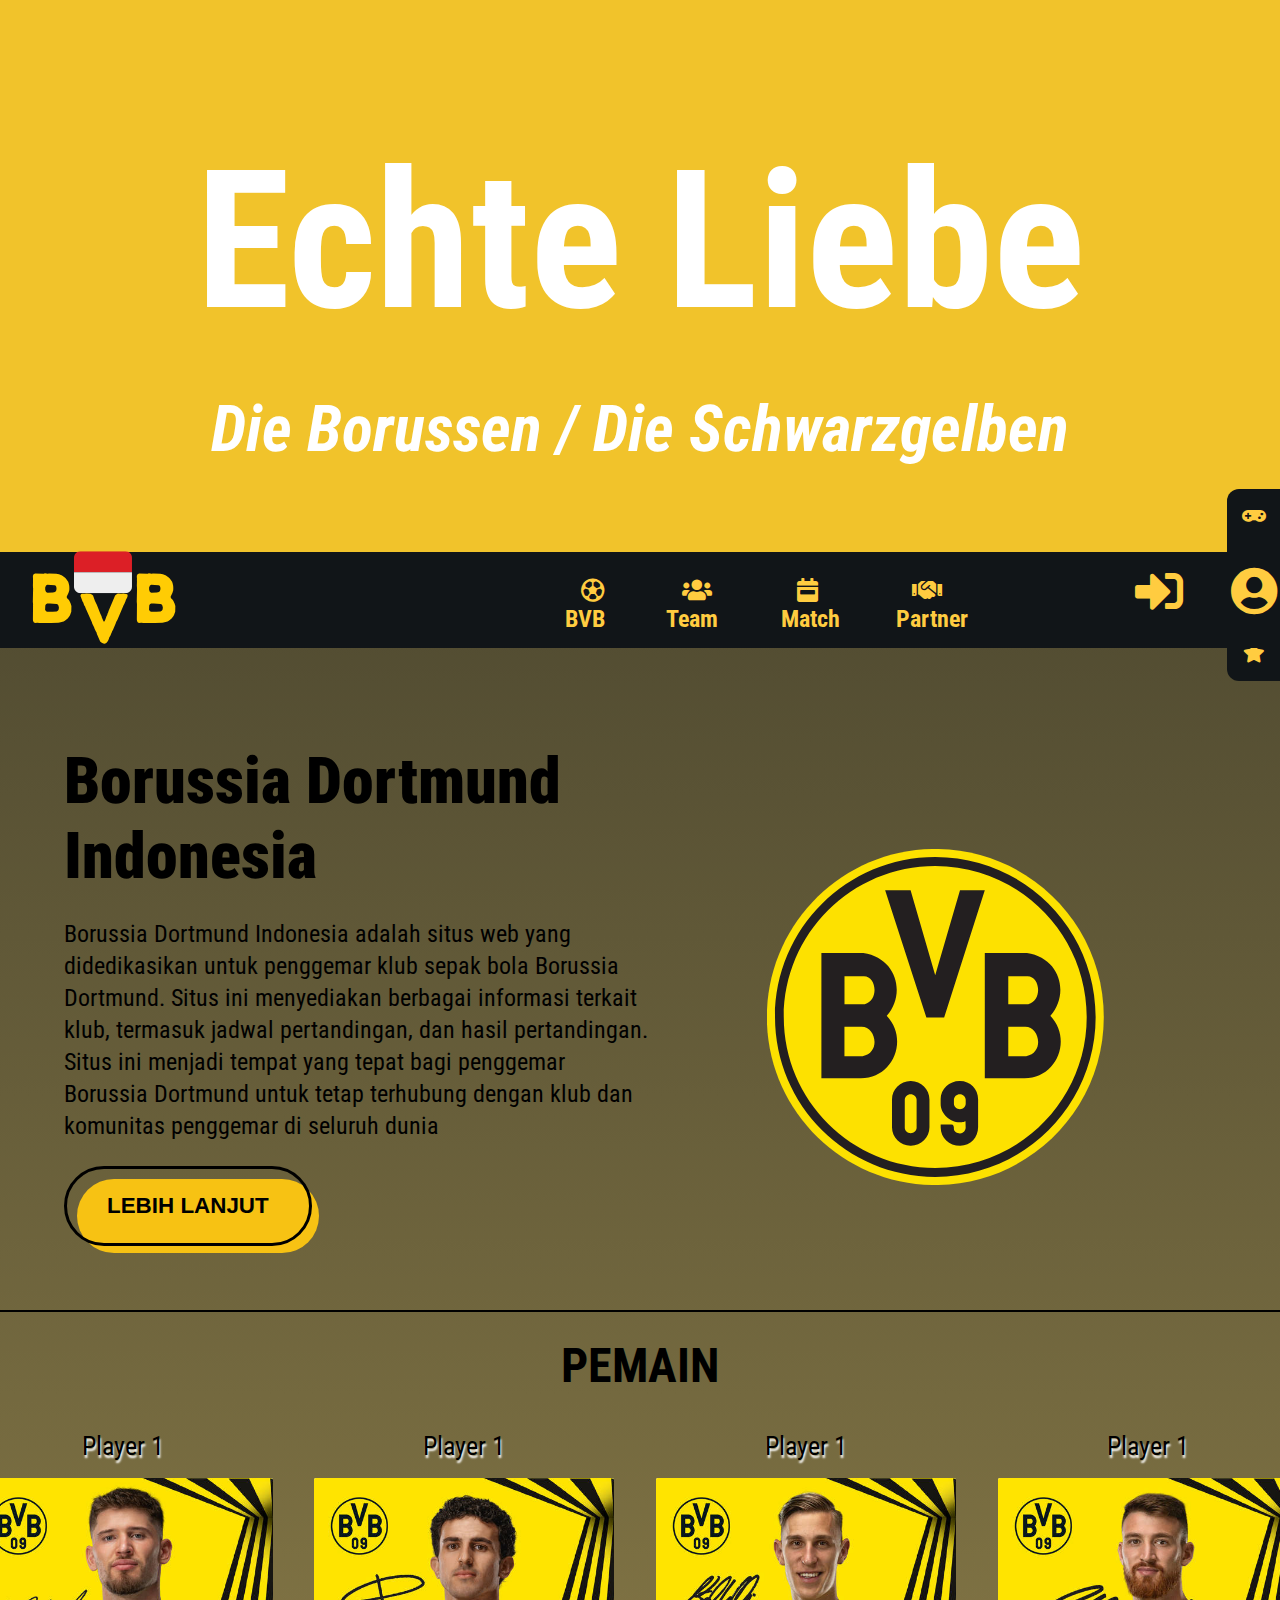
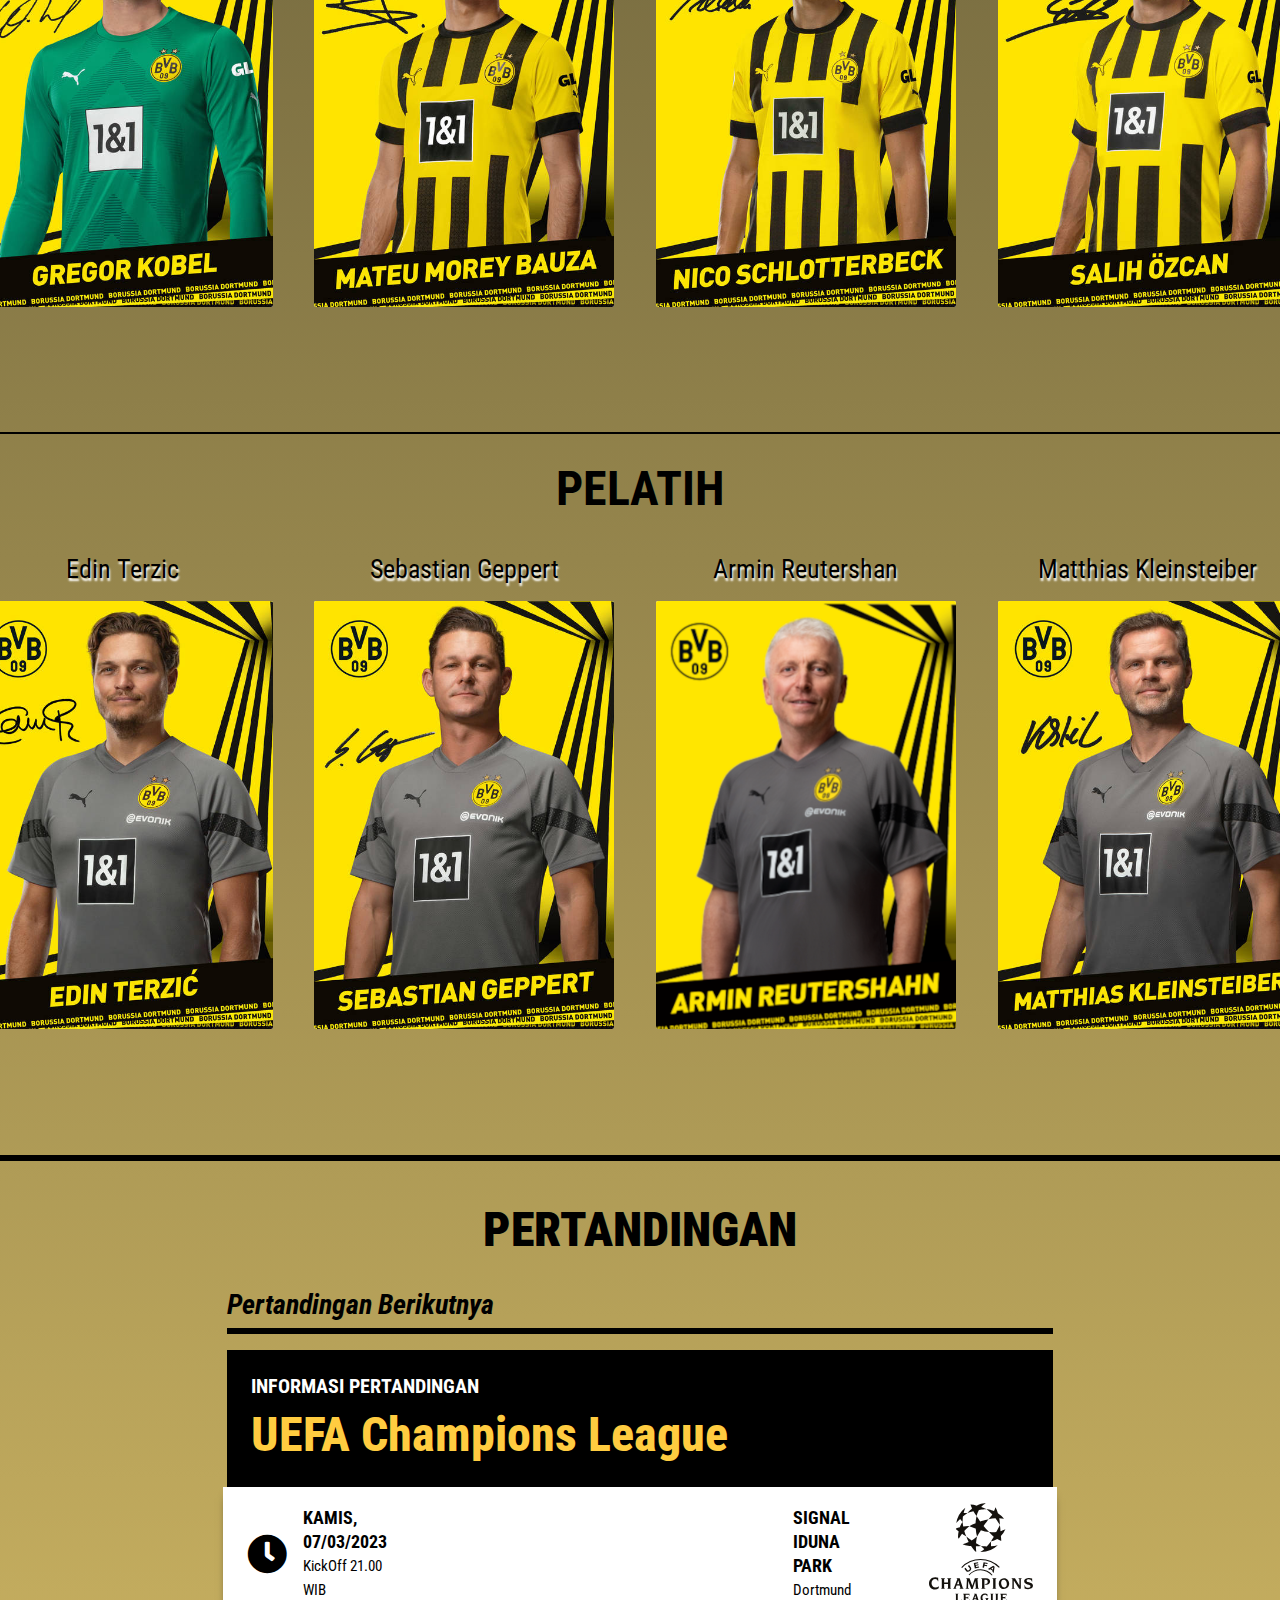
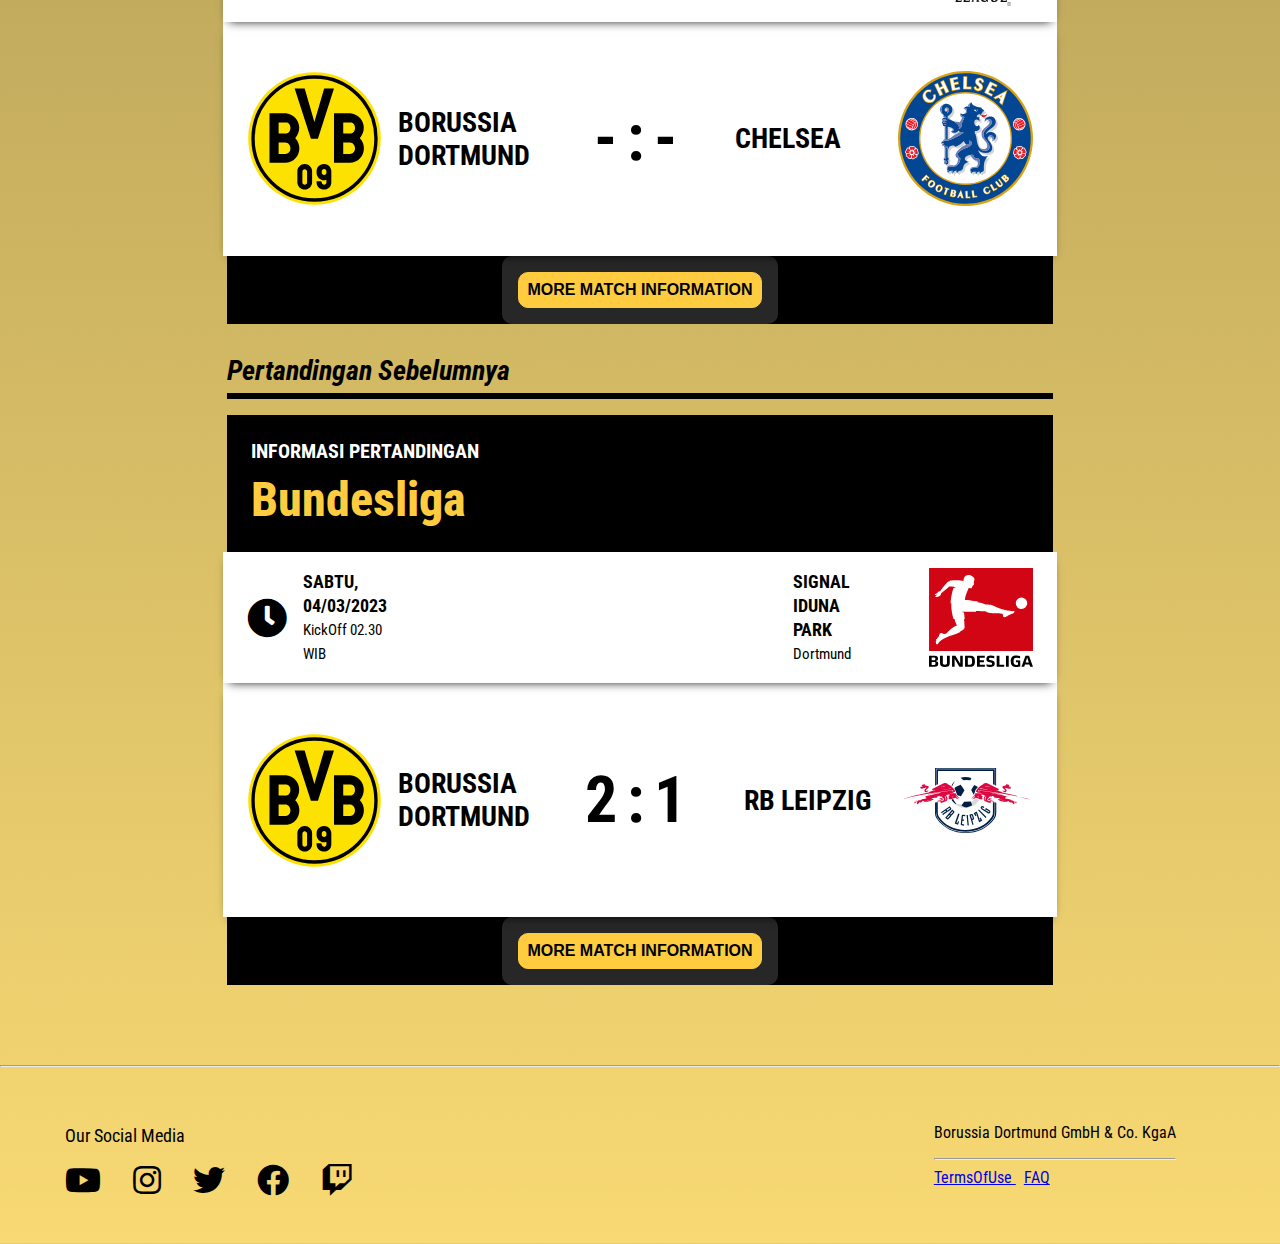
<file: index.html>
<!DOCTYPE html>
<html lang="id">
    <head>
        <meta charset="UTF-8">
        <meta http-equiv="X-UA-Compatible" content="IE=edge">
        <meta name="viewport", content="width=device-width, initial-scale=1.0">
        <link rel="stylesheet" href="css\style.css">
        <link rel="stylesheet" href="css\import.css">
        <link rel="stylesheet" href="css\card.css">
        <link rel="stylesheet" href="https://fonts.googleapis.com/icon?family=Material+Icons">
        <link rel="stylesheet" href="https://cdnjs.cloudflare.com/ajax/libs/font-awesome/5.15.4/css/all.min.css">
        <title>Borussia Dortmund Page</title>
    </head>
    <body>
        <section>
        <div class="jumbotron">
            <h1>Echte Liebe</h1>
            <h4><i>Die Borussen / Die Schwarzgelben</i></h4>
        </div id=#content>
        </section>
        <header>
        <div class="navbar-container">
            <div class="logo">
                <img src="img\logo.svg" alt="Logo">
            </div>
            <nav class="navbar">
                <ul>
                    <li><a href="BVB.html"><i class="far fa-futbol"></i> BVB</a></li>
                    <li><a href="team.html"><i class="fas fa-users"></i> Team</a></li>
                    <li><a href="match.html"><i class="fas fa-calendar-week"></i> Match</a></li>
                    <li><a href="partner.html"><i class="fas fa-handshake"></i> Partner</a></li>
                    <li style="margin: 0px 0px 0px 90px; justify-content: unset;"><a href="login.html" style="padding-top: 2rem;"><i class="fas fa-sign-in-alt" style="font-size: 3rem; flex-grow: 6;"></i></a></li>
                    <li style="margin: 0px 0px 0px 0px; justify-content: unset;"><a href="login.html" style="padding-top: 2rem;"><i class="fas fa-user-circle" style="font-size: 3rem; flex-grow: 6;"></i></a></li>
                </ul>
            </nav>
            </div>
        </header>
        <main>
            <div class="description">
                <div class="content-description">
                    <h2 class="title">Borussia Dortmund Indonesia</h2>
                    <p>Borussia Dortmund Indonesia adalah situs web yang didedikasikan untuk penggemar klub sepak bola Borussia Dortmund. Situs ini menyediakan berbagai informasi terkait klub, termasuk jadwal pertandingan, dan hasil pertandingan. Situs ini menjadi tempat yang tepat bagi penggemar Borussia Dortmund untuk tetap terhubung dengan klub dan komunitas penggemar di seluruh dunia</p>
                    <a href="BVB.html"><button class="btn-57">Lebih Lanjut</button></a>
                </div>
                <div class="content-img">
                    <img src="img\logo-body.svg" alt="Logo Borussia Dortmund">
                </div>
            </div>
            <div class="team">
                <hr></hr>
                <h2 class="title">PEMAIN</h2>
                <div class="content-team">
                    <div class="player">
                        <label>
                            <input type="checkbox">
                            <div class="card">
                                <img class="front" src="img\player\01A.jpg">
                                <img class="back" src="img\player\01B.jpg">
                            </div>
                        </label>
                        <p>Player 1</p>
                    </div>
                    <div class="player">
                        <label>
                            <input type="checkbox">
                            <div class="card">
                                <img class="front" src="img\player\02A.jpg">
                                <img class="back" src="img\player\02B.jpg">
                            </div>
                        </label>
                        <p>Player 1</p>
                    </div>
                    <div class="player">
                        <label>
                            <input type="checkbox">
                            <div class="card">
                                <img class="front" src="img\player\04A.jpg">
                                <img class="back" src="img\player\04B.jpg">
                            </div>
                        </label>
                        <p>Player 1</p>
                    </div>
                    <div class="player">
                        <label>
                            <input type="checkbox">
                            <div class="card">
                                <img class="front" src="img\player\06A.jpg">
                                <img class="back" src="img\player\06B.jpg">
                            </div>
                        </label>
                        <p>Player 1</p>
                    </div>
                    <div class="player">
                        <label>
                            <input type="checkbox">
                            <div class="card">
                                <img class="front" src="img\player\07A.jpg">
                                <img class="back" src="img\player\07B.jpg">
                            </div>
                        </label>
                        <p>Player 1</p>
                    </div>
                    <div class="player">
                        <label>
                            <input type="checkbox">
                            <div class="card">
                                <img class="front" src="img\player\08A.jpg">
                                <img class="back" src="img\player\08B.jpg">
                            </div>
                        </label>
                        <p>Player 1</p>
                    </div>
                    <div class="player">
                        <label>
                            <input type="checkbox">
                            <div class="card">
                                <img class="front" src="img\player\09A.jpg">
                                <img class="back" src="img\player\09B.jpg">
                            </div>
                        </label>
                        <p>Player 1</p>
                    </div>
                    <div class="player">
                        <label>
                            <input type="checkbox">
                            <div class="card">
                                <img class="front" src="img\player\11A.jpg">
                                <img class="back" src="img\player\11B.jpg">
                            </div>
                        </label>
                        <p>Player 1</p>
                    </div>
                    <div class="player">
                        <label>
                            <input type="checkbox">
                            <div class="card">
                                <img class="front" src="img\player\13A.jpg">
                                <img class="back" src="img\player\13B.jpg">
                            </div>
                        </label>
                        <p>Player 1</p>
                    </div>
                </div>
            </div>
            <div class="team">
                <hr></hr>
                <h2 class="title">PELATIH</h2>
                <div class="content-team">
                    <div class="player">
                        <label>
                            <input type="checkbox">
                            <div class="card">
                                <img class="front" src="img\player\terzicA.jpg">
                                <img class="back" src="img\player\terzicB.jpg">
                            </div>
                        </label>
                        <p>Edin Terzic</p>
                    </div>
                    <div class="player">
                        <label>
                            <input type="checkbox">
                            <div class="card">
                                <img class="front" src="img\player\geppertA.jpg">
                                <img class="back" src="img\player\geppertB.jpg">
                            </div>
                        </label>
                        <p>Sebastian Geppert</p>
                    </div>
                    <div class="player">
                        <label>
                            <input type="checkbox">
                            <div class="card">
                                <img class="front" src="img\player\reuterA.png">
                                <img class="back" src="img\player\reuterB.png">
                            </div>
                        </label>
                        <p>Armin Reutershan</p>
                    </div>
                    <div class="player">
                        <label>
                            <input type="checkbox">
                            <div class="card">
                                <img class="front" src="img\player\kleinsA.jpg">
                                <img class="back" src="img\player\kleinsB.jpg">
                            </div>
                        </label>
                        <p>Matthias Kleinsteiber</p>
                    </div>
                    <div class="player">
                        <label>
                            <input type="checkbox">
                            <div class="card">
                                <img class="front" src="img\player\feldhoffA.jpg">
                                <img class="back" src="img\player\feldhoffB.jpg">
                            </div>
                        </label>
                        <p>Thomas Feldhoff</p>
                    </div>
                    <div class="player">
                        <label>
                            <input type="checkbox">
                            <div class="card">
                                <img class="front" src="img\player\schuellserA.png">
                                <img class="back" src="img\player\schuellserB.png">
                            </div>
                        </label>
                        <p>Benjamin Schubler</p>
                    </div>
                    <div class="player">
                        <label>
                            <input type="checkbox">
                            <div class="card">
                                <img class="front" src="img\player\wieberA.jpg">
                                <img class="back" src="img\player\wieberB.jpg">
                            </div>
                        </label>
                        <p>Johanes Wieber</p>
                    </div>
                    <div class="player">
                        <label>
                            <input type="checkbox">
                            <div class="card">
                                <img class="front" src="img\player\kolodzA.jpg">
                                <img class="back" src="img\player\kolodzB.jpg">
                            </div>
                        </label>
                        <p>Mathias Kolodjziek</p>
                    </div>
                    <div class="player">
                        <label>
                            <input type="checkbox">
                            <div class="card">
                                <img class="front" src="img\player\wanglerA.jpg">
                                <img class="back" src="img\player\wanglerB.jpg">
                            </div>
                        </label>
                        <p>Florian Wangler</p>
                    </div>
            </div>
            <div class="match">
                <hr></hr>
                <h2 class="title">PERTANDINGAN</h2>
                <div class="content-title">
                    <h3 class="sub-title"><i>Pertandingan Berikutnya</i></h3>
                    <hr></hr>
                </div>
                <div class="content-match">
                    <div class="title-match">
                        <h5>INFORMASI PERTANDINGAN</h5>
                        <h4>UEFA Champions League</h4>
                    </div>
                    <div class="subdetail-match">
                        <div class="place-time">
                            <i class="fas fa-clock"></i>
                            <article>
                                <p class="bigger">Kamis, 07/03/2023</p>
                                <p class="smaller">KickOff 21.00 WIB</p>
                            </article>
                            <i class="material-icons">stadium</i>
                            <article>
                                <p class="bigger">SIGNAL IDUNA PARK</p>
                                <p class="smaller">Dortmund</p>
                            </article>
                        </div>
                        <img src="img\match\ucl.svg" alt="Logo UCL">
                    </div>
                    <div class="detail-match">
                        <div class="team">
                            <img src="img\match\dortmund.svg" alt="Borussia Dortmund">
                            <p>BORUSSIA DORTMUND</p>      
                        </div>
                        <div>
                            <span class="score">-:-</span>
                        </div>
                        <div class="team">
                            <p>CHELSEA</p>
                            <img src="img\match\chelsea.svg" alt="Borussia Dortmund">      
                        </div>
                    </div>
                    <div class="more-match">
                        <div class="box">
                            <button>MORE MATCH INFORMATION</button>
                        </div>
                    </div>           
                </div>
                <div class="content-title">
                    <h3 class="sub-title"><i>Pertandingan Sebelumnya</i></h3>
                    <hr></hr>
                </div>
                <div class="content-match">
                    <div class="title-match">
                        <h5>INFORMASI PERTANDINGAN</h5>
                        <h4>Bundesliga</h4>
                    </div>
                    <div class="subdetail-match">
                        <div class="place-time">
                            <i class="fas fa-clock"></i>
                            <article>
                                <p class="bigger">Sabtu, 04/03/2023</p>
                                <p class="smaller">KickOff 02.30 WIB</p>
                            </article>
                            <i class="material-icons">stadium</i>
                            <article>
                                <p class="bigger">SIGNAL IDUNA PARK</p>
                                <p class="smaller">Dortmund</p>
                            </article>
                        </div>
                        <img src="img\match\bundesliga.svg" alt="Bundesliga">
                    </div>
                    <div class="detail-match">
                        <div class="team">
                            <img src="img\match\dortmund.svg" alt="Borussia Dortmund">
                            <p>BORUSSIA DORTMUND</p>      
                        </div>
                        <div>
                            <span class="score">2:1</span>
                        </div>
                        <div class="team">
                            <p>RB LEIPZIG</p>
                            <img src="img\match\leipzig.svg" alt="RB Leipzig">      
                        </div>
                    </div>
                    <div class="more-match">
                        <div class="box">
                            <button>MORE MATCH INFORMATION</button>
                        </div>
                    </div>           
                </div>
            </div>
            <aside>
                <div class="side-menu">
                    <ul>
                        <li><a href="#"><i class="fas fa-gamepad"></i></a></li>
                        <li><a href="#"><i class="fas fa-store"></i></i></a></li>
                        <li><a href="#"><i class="fas fa-envelope"></i></a></li>
                        <li><a href="#"><i class="fas fa-star"></i></a></li>
                    </ul>
                </div>
            </aside>
        </main>
        <hr>
        <footer>
            <div class="social-media">
                <div class="social-media-description">
                    <p>Our Social Media</p>
                    <ul>
                        <li><a><i class="fab fa-youtube"></i></a></li>
                        <li><a><i class="fab fa-instagram"></i></a></li>
                        <li><a><i class="fab fa-twitter"></i></a></li>
                        <li><a><i class="fab fa-facebook"></i></a></li>
                        <li><a><i class="fab fa-twitch"></i></a></li>
                    </ul>
                </div>
                <div class="copyright">
                    <p>Borussia Dortmund GmbH & Co. KgaA <hr><span class="copyright-item"><a href="#"> TermsOfUse </a></span><span><a href="#"> FAQ </a></span></p>
                </div>
            </div>
        </footer>
    </body>
</html>
</file>
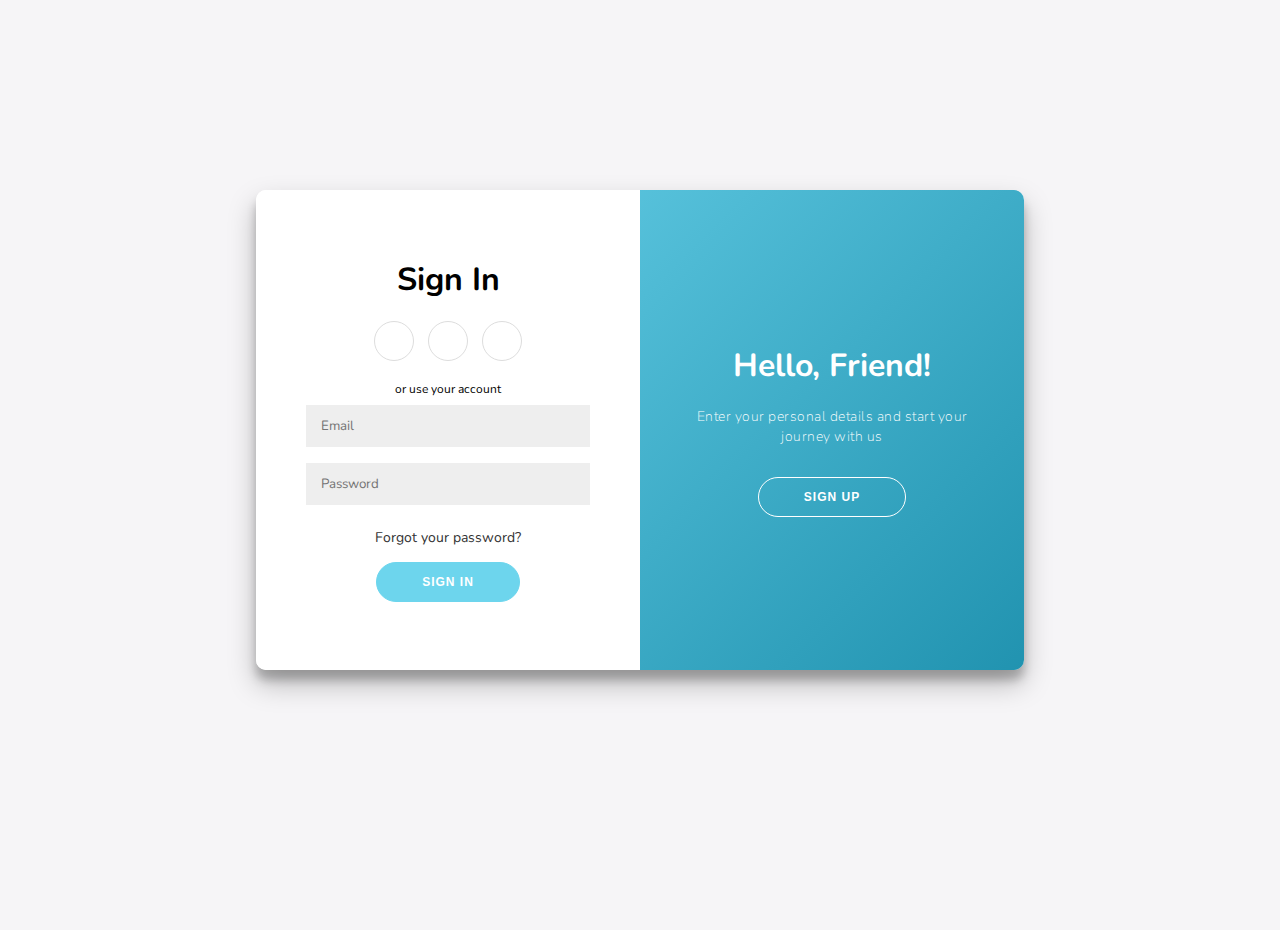
<file: coba1.html>
<!DOCTYPE html>
<htmL>
<head>
  <meta charset="UTF-8">
  <title>Hahaha</title>
  <link rel="stylesheet" href="css\coba1.css">
  <script src="js\signin_signup.js" text="text/javascript"></script>
</head>
<body>
<div class="container" id="container">
      <div class="form-container sign-up-container">
        <form>
          <h1>Sign Up</h1>
          <div class="social-container">
            <a href="#" class="social"><i class="fab fa-instagram"></i></a>
            <a href="#" class="social"><i class="fab fa-google"></i></a>
            <a href="#" class="social"><i class="fab fa-tiktok"></i></a>
          </div>
          <span>or use your email for registration</span>
          <input type="text" placeholder="Name" />
          <input type="email" placeholder="Email" />
          <input type="password" placeholder="Password" />
          <button onclick="return false;">Sign Up</button>
        </form>
      </div>
      <div class="form-container sign-in-container">
        <form>
          <h1>Sign In</h1>
          <div class="social-container">
            <a href="#" class="social"><i class="fab fa-instagram"></i></a>
            <a href="#" class="social"><i class="fab fa-google"></i></a>
            <a href="#" class="social"><i class="fab fa-tiktok"></i></a>
          </div>
          <span>or use your account</span>
          <input type="email" placeholder="Email" />
          <input type="password" placeholder="Password" />
          <a href="#">Forgot your password?</a>
          <button onclick="return false;">Sign In</button>
        </form>
      </div>
      <div class="overlay-container">
        <div class="overlay">
          <div class="overlay-panel overlay-left">
            <h1>Welcome Back!</h1>
            <p>Please login with your personal info</p>
            <button class="ghost" id="signIn">Sign In</button>
          </div>
          <div class="overlay-panel overlay-right">
            <h1>Hello, Friend!</h1>
            <p>Enter your personal details and start your journey with us</p>
            <button class="ghost" id="signUp">Sign Up</button>
          </div>
        </div>
      </div>
    </div>
    <script>
        const signUpButton = document.getElementById("signUp");
        const signInButton = document.getElementById("signIn");
        const container = document.getElementById("container");

        signUpButton.addEventListener("click", () => {
            container.classList.add("right-panel-active");
        });

        signInButton.addEventListener("click", () => {
            container.classList.remove("right-panel-active");
        });
    </script>
</body>
</htmL>
</file>
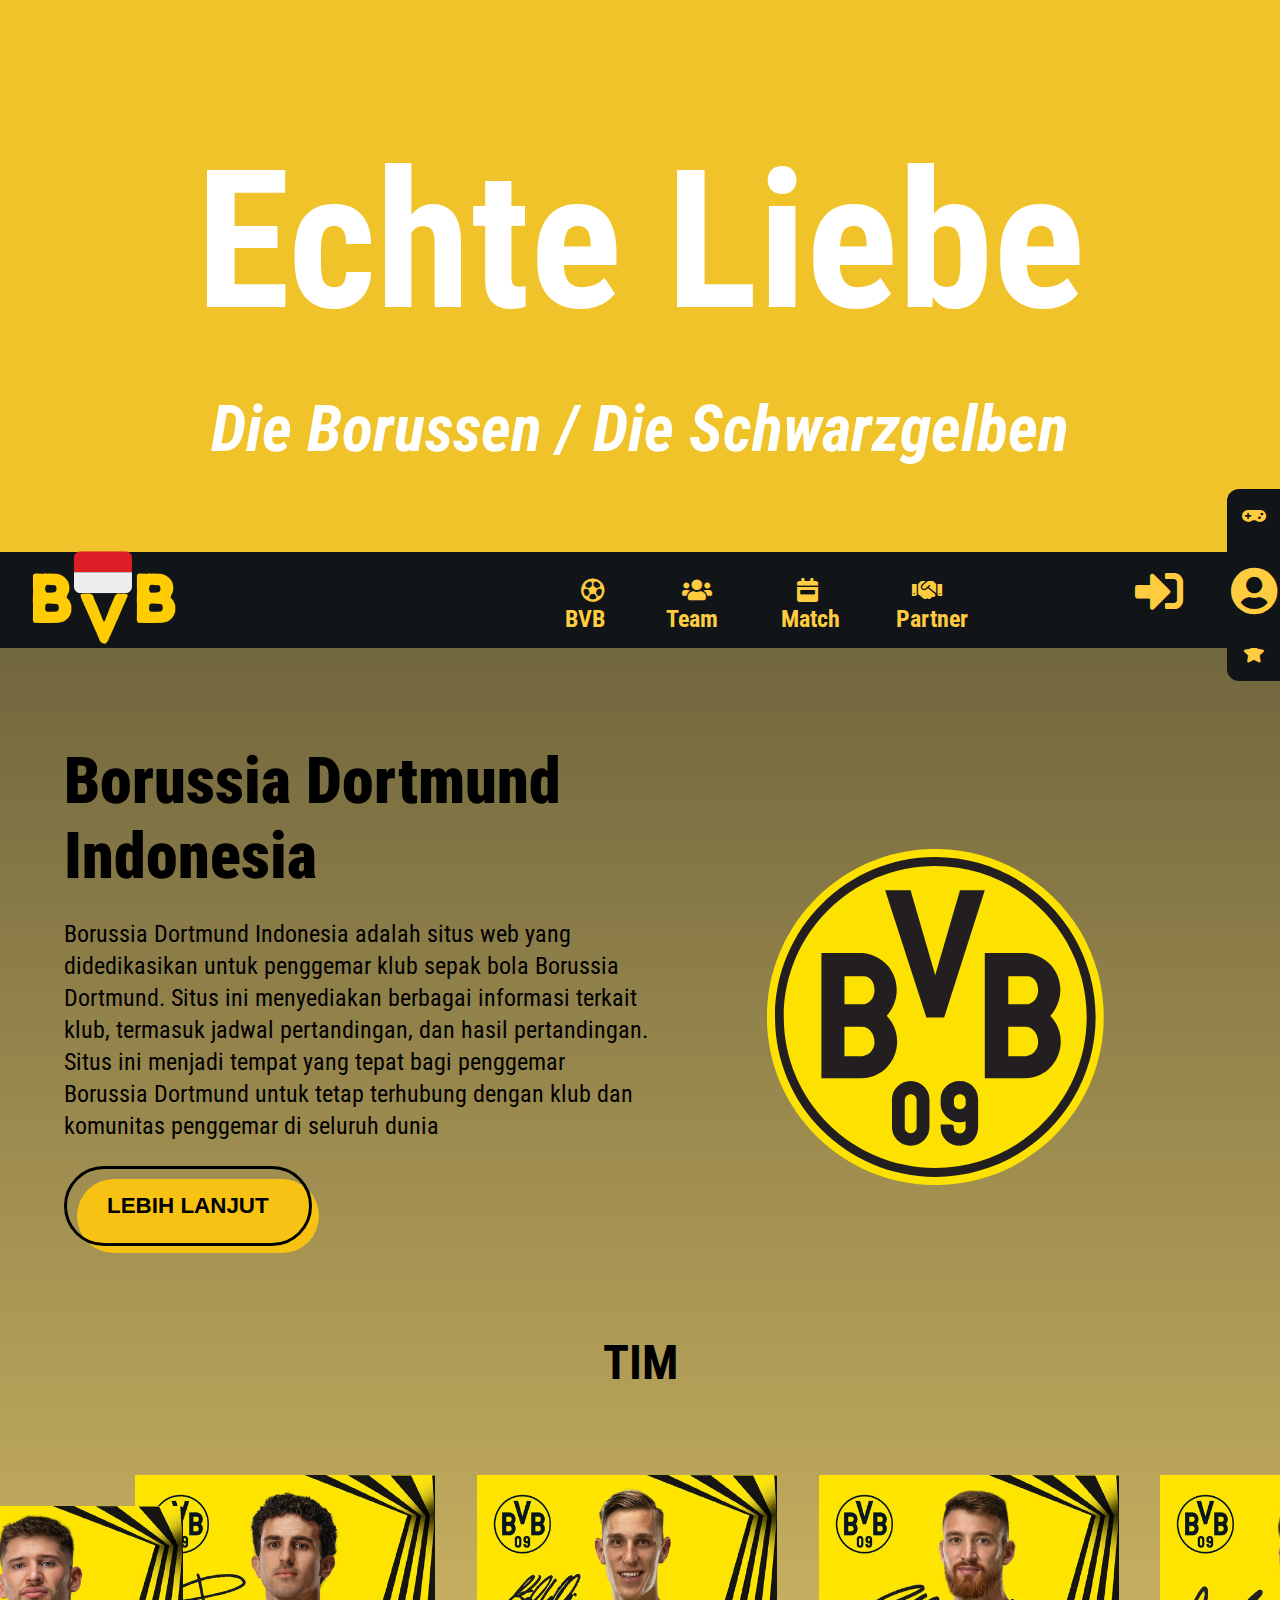
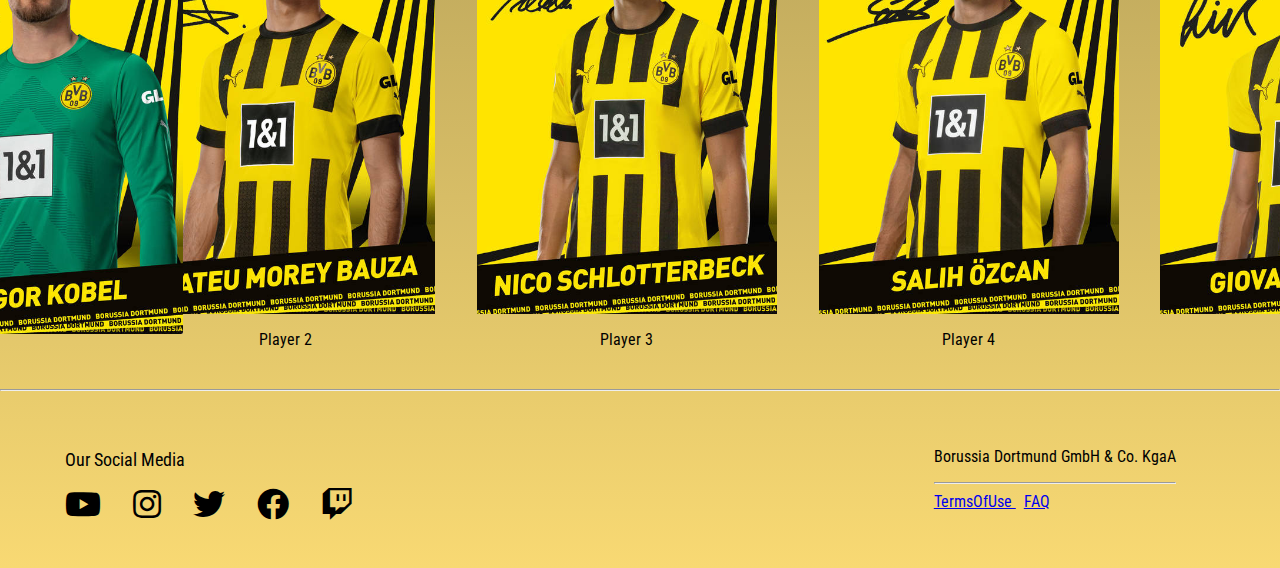
<file: cobaaa.html>
<!DOCTYPE html>
<html lang="en">
<head>
    <meta charset="UTF-8">
    <meta http-equiv="X-UA-Compatible" content="IE=edge">
    <meta name="viewport" content="width=device-width, initial-scale=1.0">
    <link rel="stylesheet" href="css\style.css">
    <link rel="stylesheet" href="css\import.css">
    <link rel="stylesheet" href="css\card.css">
    <link rel="stylesheet" href="https://cdnjs.cloudflare.com/ajax/libs/font-awesome/5.15.4/css/all.min.css">
    <title>Borussia Dortmund Page</title>
</head>
<body>
    <section>
        <div class="jumbotron">
            <h1>Echte Liebe</h1>
            <h4><i>Die Borussen / Die Schwarzgelben</i></h4>
        </div id=#content>
        </section>
        <header>
        <div class="navbar-container">
            <div class="logo">
                <img src="img\logo.svg" alt="Logo">
            </div>
            <nav class="navbar">
                <ul>
                    <li><a href="BVB.html"><i class="far fa-futbol"></i> BVB</a></li>
                    <li><a href="team.html"><i class="fas fa-users"></i> Team</a></li>
                    <li><a href="match.html"><i class="fas fa-calendar-week"></i> Match</a></li>
                    <li><a href="partner.html"><i class="fas fa-handshake"></i> Partner</a></li>
                    <li style="margin: 0px 0px 0px 90px; justify-content: unset;"><a href="login.html" style="padding-top: 2rem;"><i class="fas fa-sign-in-alt" style="font-size: 3rem; flex-grow: 6;"></i></a></li>
                    <li style="margin: 0px 0px 0px 0px; justify-content: unset;"><a href="login.html" style="padding-top: 2rem;"><i class="fas fa-user-circle" style="font-size: 3rem; flex-grow: 6;"></i></a></li>
                </ul>
            </nav>
            </div>
        </header>
        <main>
            <div class="description">
                <div class="content-description">
                    <h2 class="title">Borussia Dortmund Indonesia</h2>
                    <p>Borussia Dortmund Indonesia adalah situs web yang didedikasikan untuk penggemar klub sepak bola Borussia Dortmund. Situs ini menyediakan berbagai informasi terkait klub, termasuk jadwal pertandingan, dan hasil pertandingan. Situs ini menjadi tempat yang tepat bagi penggemar Borussia Dortmund untuk tetap terhubung dengan klub dan komunitas penggemar di seluruh dunia</p>
                    <a href="BVB.html"><button class="btn-57">Lebih Lanjut</button></a>
                </div>
                <div class="content-img">
                    <img src="img\logo-body.svg" alt="Logo Borussia Dortmund">
                </div>
            </div>
            <div class="team">
                <h2 class="title">TIM</h2>
                <div class="content-team">
                    <div class="player card">
                        <img src="img\player\01A.jpg">
                        <figure>Player 1</figure>
                    </div>
                    <div class="player">
                        <img src="img\player\02A.jpg">
                        <figure>Player 2</figure>
                    </div>
                    <div class="player">
                        <img src="img\player\04A.jpg">
                        <figure>Player 3</figure>
                    </div>
                    <div class="player">
                        <img src="img\player\06A.jpg">
                        <figure>Player 4</figure>
                    </div>
                    <div class="player">
                        <img src="img\player\07A.jpg">
                        <figure>Player 5</figure>
                    </div>
                    <div class="player">
                        <img src="img\player\07A.jpg">
                        <figure>Player 5</figure>
                    </div>
                    <div class="player">
                        <img src="img\player\07A.jpg">
                        <figure>Player 5</figure>
                    </div>
                    <div class="player">
                        <img src="img\player\07A.jpg">
                        <figure>Player 5</figure>
                    </div>
                </div>
            </div>
            <aside>
                <div class="side-menu">
                    <ul>
                        <li><a href="#"><i class="fas fa-gamepad"></i></a></li>
                        <li><a href="#"><i class="fas fa-store"></i></i></a></li>
                        <li><a href="#"><i class="fas fa-envelope"></i></a></li>
                        <li><a href="#"><i class="fas fa-star"></i></a></li>
                    </ul>
                </div>
            </aside>
        </main>
        <hr>
        <footer>
            <div class="social-media">
                <div class="social-media-description">
                    <p>Our Social Media</p>
                    <ul>
                        <li><a><i class="fab fa-youtube"></i></a></li>
                        <li><a><i class="fab fa-instagram"></i></a></li>
                        <li><a><i class="fab fa-twitter"></i></a></li>
                        <li><a><i class="fab fa-facebook"></i></a></li>
                        <li><a><i class="fab fa-twitch"></i></a></li>
                    </ul>
                </div>
                <div class="copyright">
                    <p>Borussia Dortmund GmbH & Co. KgaA <hr><span class="copyright-item"><a href="#"> TermsOfUse </a></span><span><a href="#"> FAQ </a></span></p>
                </div>
            </div>
        </footer>
</body>
</html>
</file>
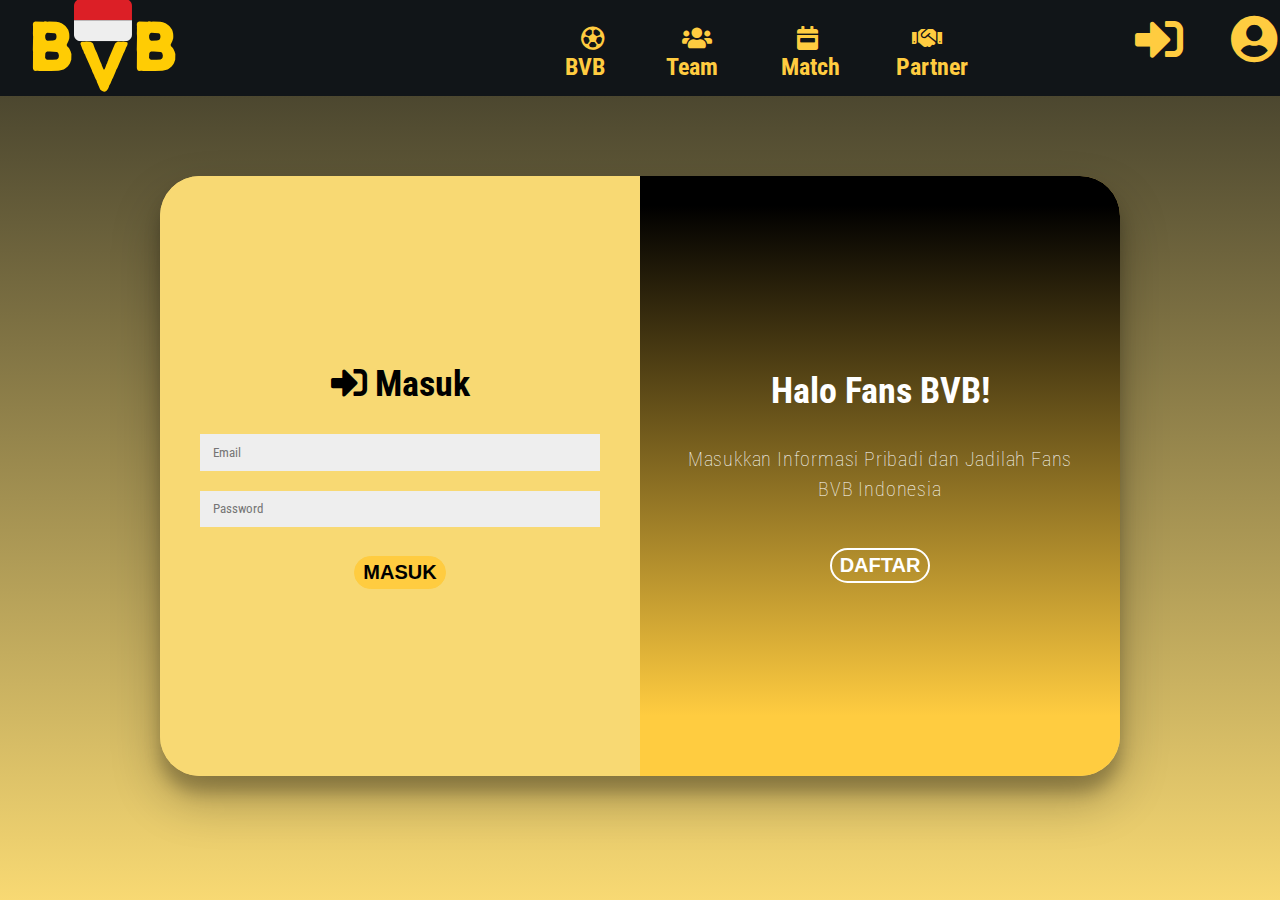
<file: login.html>
<!DOCTYPE html>
<html>
    <head>
        <meta charset="UTF-8">
        <meta name="viewport", content="width=device-width, initial-scale=1.0">
        <link rel="stylesheet" href="css\signup-signin.css">
        <link rel="stylesheet" href="css\style.css">
        <link rel="stylesheet" href="https://cdnjs.cloudflare.com/ajax/libs/font-awesome/5.15.4/css/all.min.css">
        
        <title>LOGIN-BVB</title>
    </head>
    <body>
        <header>
            <div class="navbar-container">
                <div class="logo">
                    <img src="img\logo.svg" alt="Logo">
                </div>
                <nav class="navbar">
                    <ul>
                        <li><a href="BVB.html"><i class="far fa-futbol"></i> BVB</a></li>
                        <li><a href="team.html"><i class="fas fa-users"></i> Team</a></li>
                        <li><a href="match.html"><i class="fas fa-calendar-week"></i> Match</a></li>
                        <li><a href="partner.html"><i class="fas fa-handshake"></i> Partner</a></li>
                        <li style="margin: 0px 0px 0px 90px; justify-content: unset;"><a href="login.html" style="padding-top: 2rem;"><i class="fas fa-sign-in-alt" style="font-size: 3rem; flex-grow: 6;"></i></a></li>
                        <li style="margin: 0px 0px 0px 0px; justify-content: unset;"><a href="login.html" style="padding-top: 2rem;"><i class="fas fa-user-circle" style="font-size: 3rem; flex-grow: 6;"></i></a></li>
                    </ul>
                </nav>
                </div>
        </header>
        <main>
            <div class="container" id="container">
                <div class="form-container sign-up-container">
                    <form>
                        <h1><i class="fas fa-user-plus icon-form"></i> Daftar</h1><br>
                        <input id="inputNama" type="text" placeholder="Nama" required></input>
                        <div class="jenis-kelamin">
                            <div class="option">
                            <input id="inputGenderL" type="radio" value="Laki-Laki" required>
                            <label for="inputGenderL" class="choice">Laki-Laki</label>
                            </div>
                            <div class="option">
                            <input id="inputGenderP" type="radio" value="Perempuan" required>
                            <label for="inputGenderP" class="choice">Perempuan</label>
                            </div>
                        </div><br>
                        <input id="inputTanggalLahir" type="date" placeholder="Tanggal Lahir" required>
                        <input id="inputEmail" type="email" placeholder="Email" required>
                        <input id="inputPassword" type="password" placeholder="Password" required><br>
                        <button onclick="return false;">Daftar</button>
                    </form>
                </div>
                <div class="form-container sign-in-container">
                    <form>
                        <h1><i class="fas fa-sign-in-alt icon-form"></i> Masuk</h1><br>
                        <input id="inputEmail" type="email" placeholder="Email" required>
                        <input id="inputPassword" type="password" placeholder="Password" required><br>
                        <button onclick="return false;">Masuk</button>
                    </form>
                </div>
                <div class="overlay-container">
                  <div class="overlay">
                    <div class="overlay-panel overlay-left">
                        <h1>Selamat Datang Kembali!</h1>
                        <p>Silakan Masuk Menggunakan Akun Pribadi Anda</p>
                        <button class="ghost" id="signIn">Masuk</button>
                    </div>
                    <div class="overlay-panel overlay-right">
                        <h1>Halo Fans BVB!</h1>
                        <p>Masukkan Informasi Pribadi dan Jadilah Fans BVB Indonesia</p>
                        <button class="ghost" id="signUp">Daftar</button>
                    </div>
                  </div>
                </div>
              </div>
        </main>
        <script src="js\signin_signup.js"></script>
    </body>
</html>
</file>
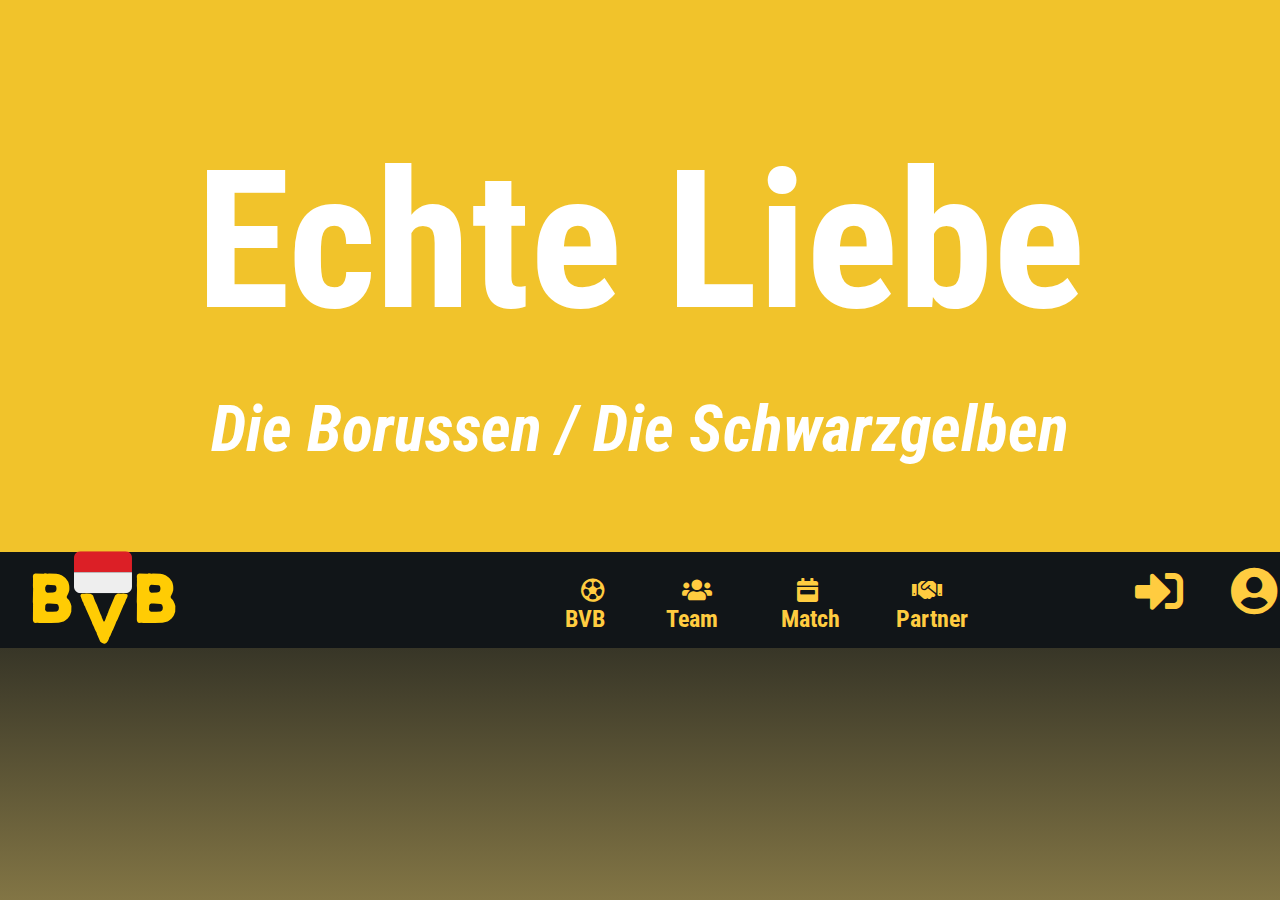
<file: team.html>
<!DOCTYPE html>
<html lang="id">
    <head>
        <meta charset="UTF-8">
        <meta http-equiv="X-UA-Compatible" content="IE=edge">
        <meta name="viewport", content="width=device-width, initial-scale=1.0">
        <link rel="stylesheet" href="css\style.css">
        <link rel="stylesheet" href="css\import.css">
        <link rel="stylesheet" href="css\card.css">
        <link rel="stylesheet" href="https://fonts.googleapis.com/icon?family=Material+Icons">
        <link rel="stylesheet" href="https://cdnjs.cloudflare.com/ajax/libs/font-awesome/5.15.4/css/all.min.css">
        <title>Borussia Dortmund Page</title>
    </head>
    <body>
        <section>
        <div class="jumbotron">
            <h1>Echte Liebe</h1>
            <h4><i>Die Borussen / Die Schwarzgelben</i></h4>
        </div id=#content>
        </section>
        <header>
        <div class="navbar-container">
            <div class="logo">
                <img src="img\logo.svg" alt="Logo">
            </div>
            <nav class="navbar">
                <ul>
                    <li><a href="BVB.html"><i class="far fa-futbol"></i> BVB</a></li>
                    <li><a href="team.html"><i class="fas fa-users"></i> Team</a></li>
                    <li><a href="match.html"><i class="fas fa-calendar-week"></i> Match</a></li>
                    <li><a href="partner.html"><i class="fas fa-handshake"></i> Partner</a></li>
                    <li style="margin: 0px 0px 0px 90px; justify-content: unset;"><a href="login.html" style="padding-top: 2rem;"><i class="fas fa-sign-in-alt" style="font-size: 3rem; flex-grow: 6;"></i></a></li>
                    <li style="margin: 0px 0px 0px 0px; justify-content: unset;"><a href="login.html" style="padding-top: 2rem;"><i class="fas fa-user-circle" style="font-size: 3rem; flex-grow: 6;"></i></a></li>
                </ul>
            </nav>
            </div>
        </header>
    </body>
</html>
</file>
